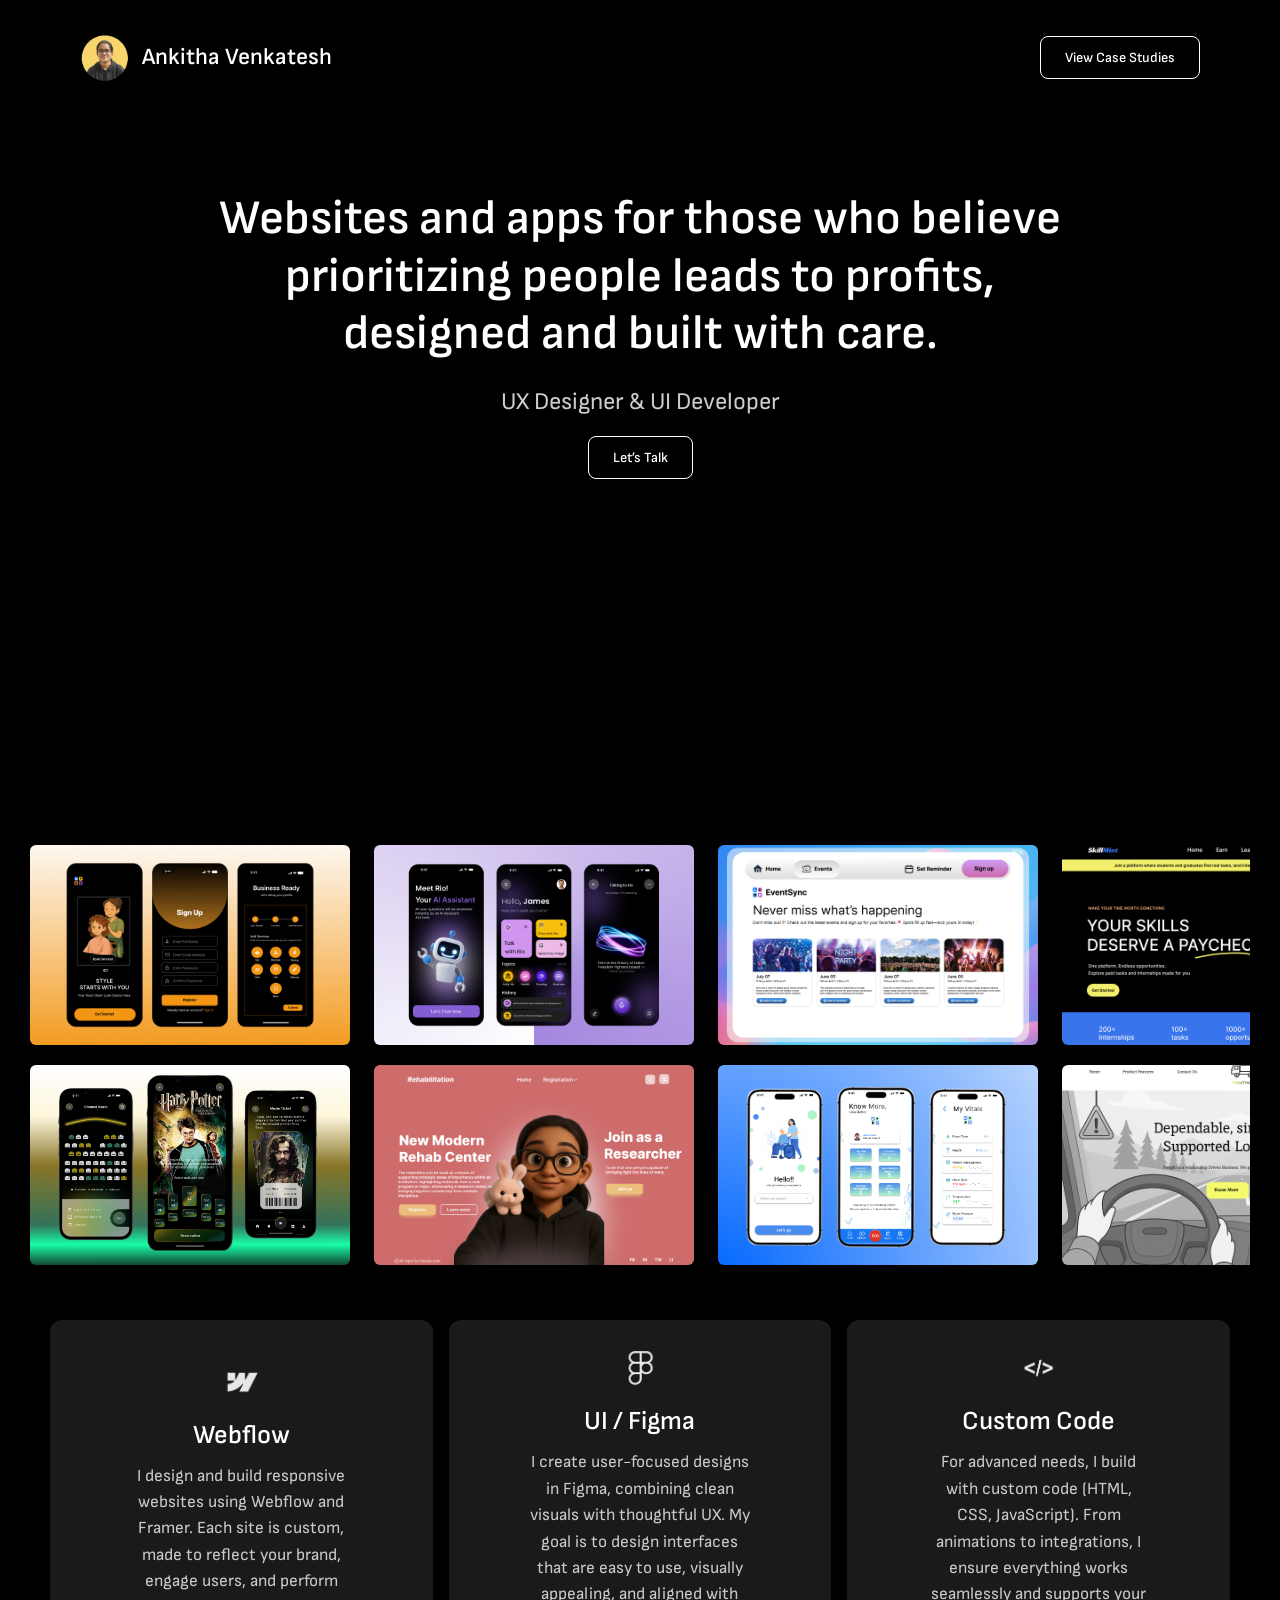
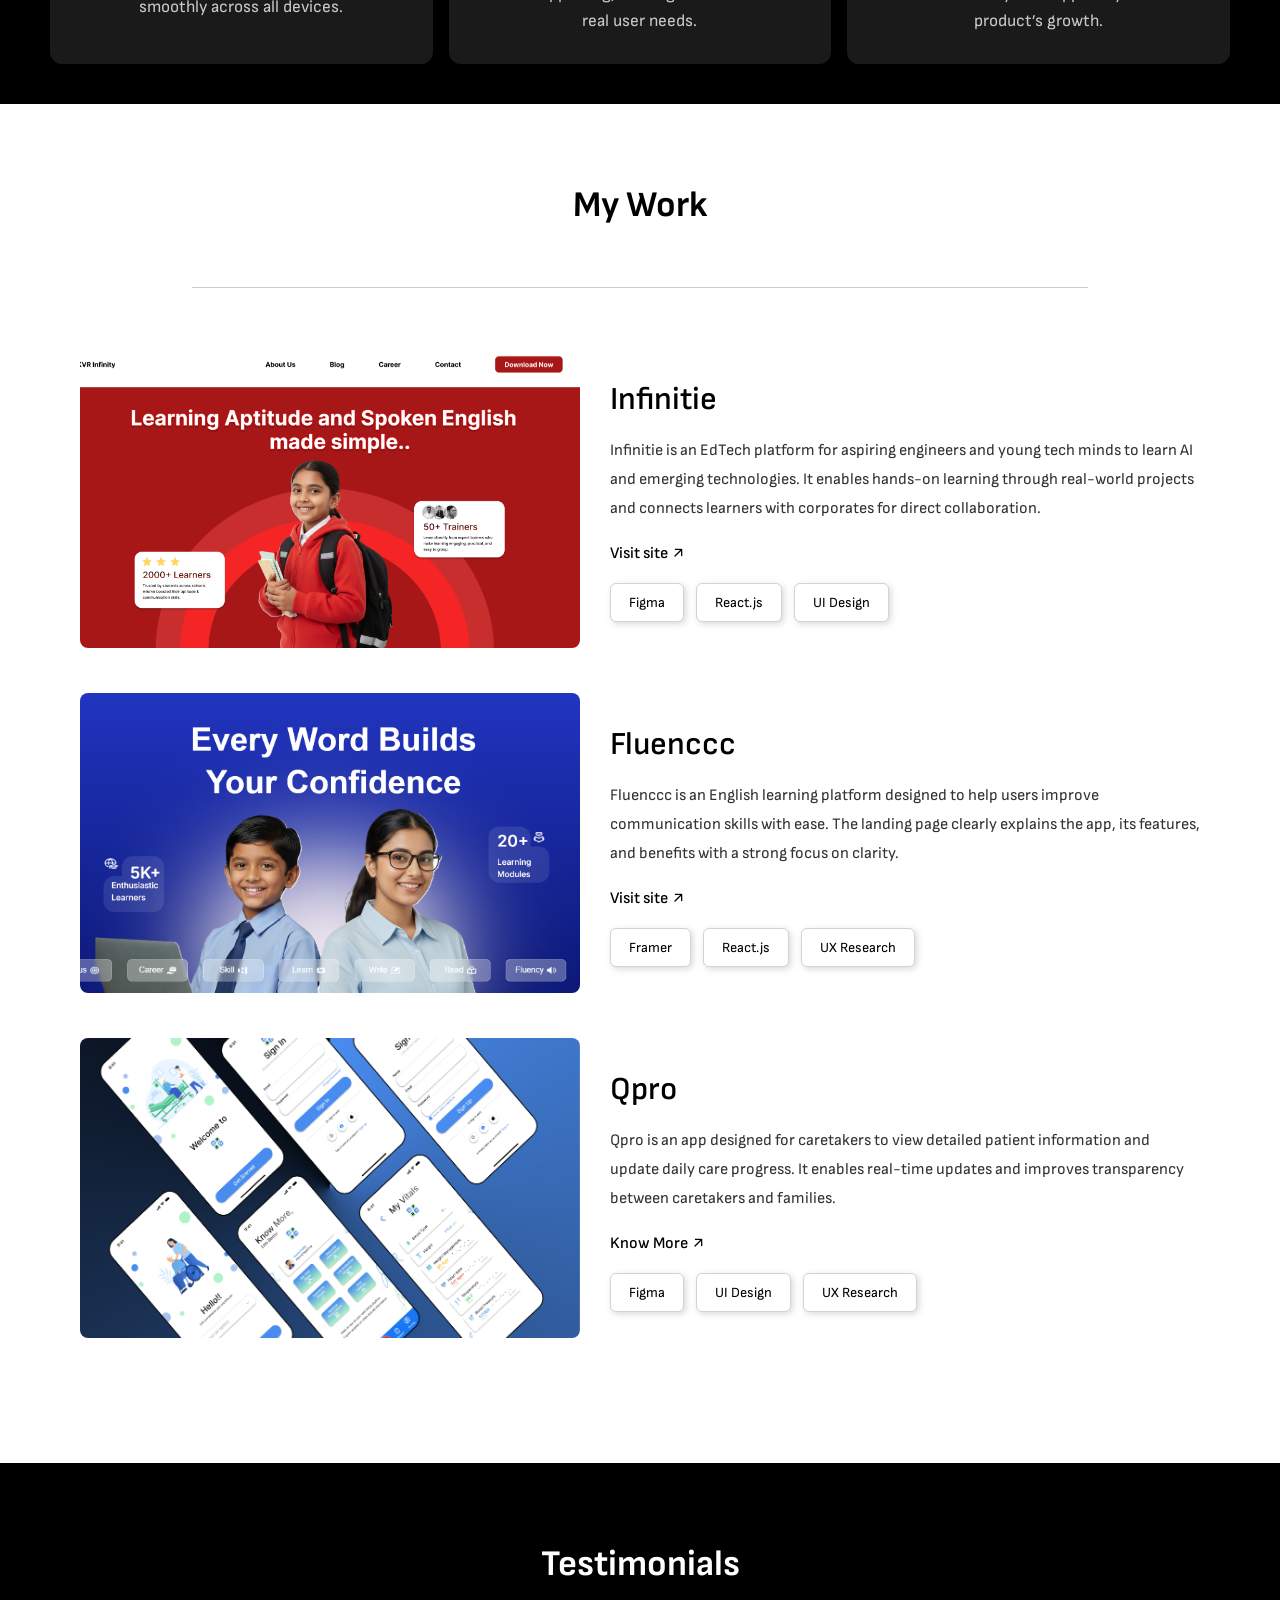
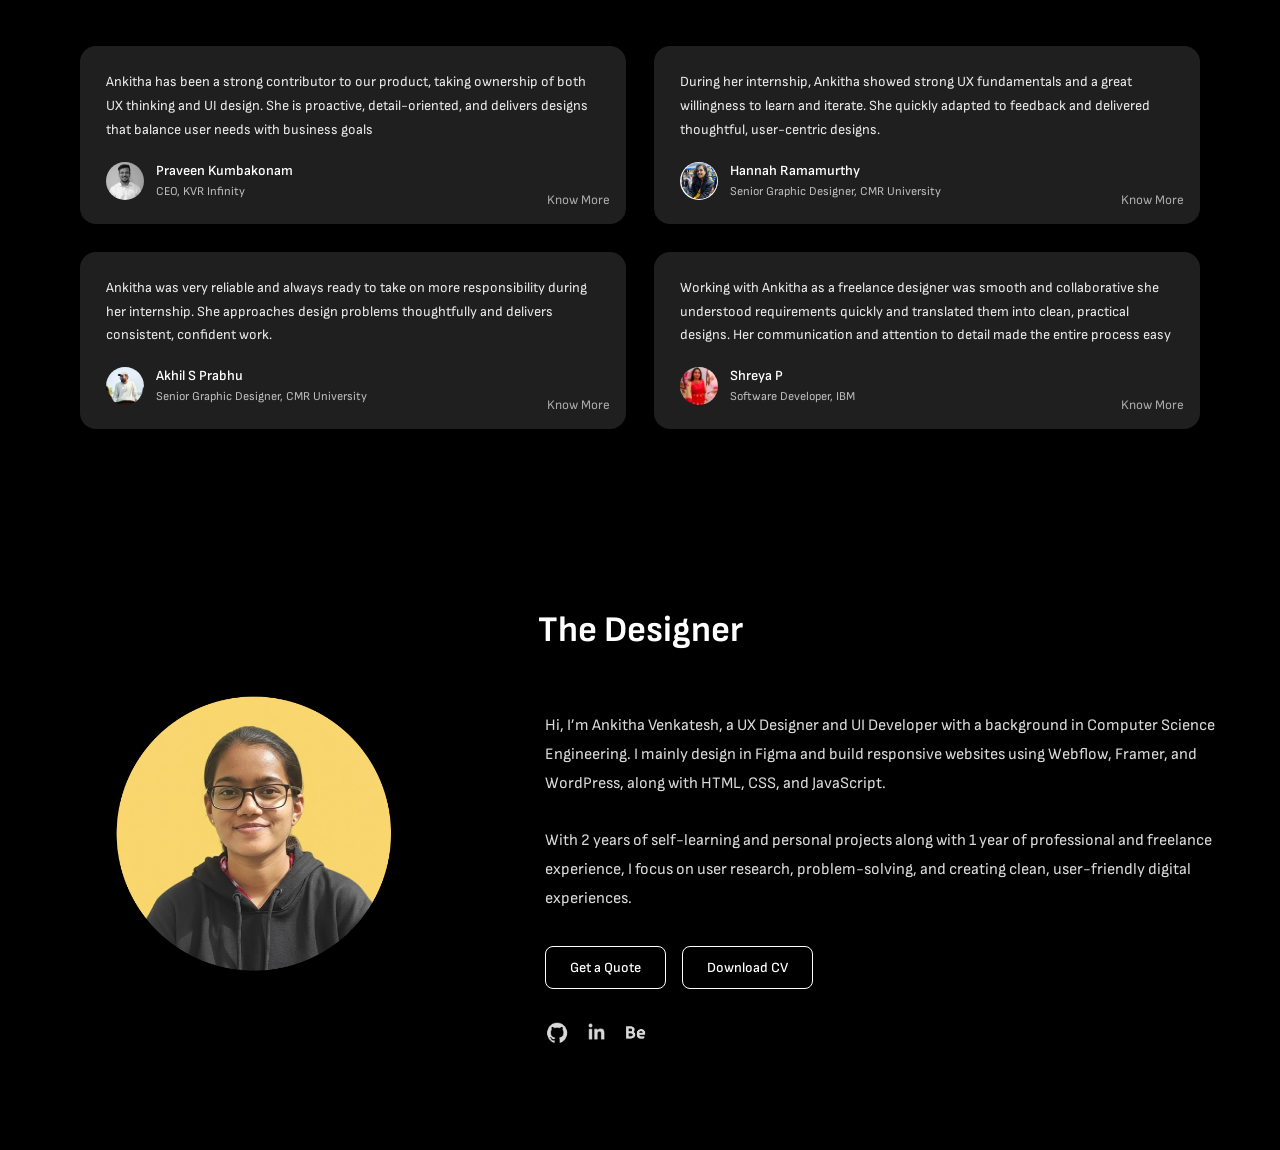
<file: index.html>
<!DOCTYPE html>
<html lang="en">
<head>
  <meta charset="UTF-8" />
  <meta name="viewport" content="width=device-width, initial-scale=1.0" />
  <title>Ankitha Venkatesh | Portfolio</title>
  <!-- Sofia Sans Font -->
    <link rel="preconnect" href="https://fonts.googleapis.com">
    <link rel="preconnect" href="https://fonts.gstatic.com" crossorigin>
    <link href="https://fonts.googleapis.com/css2?family=Sofia+Sans:wght@300;400;500;600;700&display=swap" rel="stylesheet">
  <link rel="stylesheet" href="style.css" />
</head>
<body>

<!-- ========== HERO SECTION ========== -->
<header class="hero">

  <!-- NAVBAR -->
  <nav class="navbar">
    <div class="brand">
      <img src="assets/images/profile.png" alt="Ankitha">
      <span>Ankitha Venkatesh</span>
    </div>
    <a href="case-studies/studies.html" class="outline-btn">
    View Case Studies
    </a>
  </nav>

  <!-- HERO CONTENT -->
  <div class="hero-content">
    <h1>
      Websites and apps for those who believe prioritizing people
      leads to profits, designed and built with care.
    </h1>

    <p class="hero-subtitle">UX Designer & UI Developer</p>

    <div class="hero-cta">
      <a href="./contact/contact.html" class="outline-btn">
        Let’s Talk
      </a>
    </div>


  </div>

</header>

<!-- ========== WORK PREVIEW SECTION ========== -->
<section class="work-preview">

  <!-- ROW 1 -->
  <div class="work-row right">
    <div class="work-track">
      <img src="assets/images/pro1.png" alt="Project">
      <img src="assets/images/pro2.png" alt="Project">
      <img src="assets/images/pro3.png" alt="Project">
      <img src="assets/images/pro4.png" alt="Project">
      <img src="assets/images/pro13.png" alt="Project">
      <img src="assets/images/pro11.png" alt="Project">
      <img src="assets/images/pro6.png" alt="Project">

      <!-- duplicate -->
      <img src="assets/images/pro1.png" alt="Project">
      <img src="assets/images/pro2.png" alt="Project">
      <img src="assets/images/pro3.png" alt="Project">
      <img src="assets/images/pro4.png" alt="Project">
      <img src="assets/images/pro13.png" alt="Project">
      <img src="assets/images/pro11.png" alt="Project">
      <img src="assets/images/pro6.png" alt="Project">
    </div>
  </div>

  <!-- ROW 2 -->
  <div class="work-row left">
    <div class="work-track">
      <img src="assets/images/pro5.png" alt="Project">
      <img src="assets/images/pro7.png" alt="Project">
      <img src="assets/images/pro8.png" alt="Project">
      <img src="assets/images/pro9.png" alt="Project">
      <img src="assets/images/pro10.png" alt="Project">
      <img src="assets/images/pro12.png" alt="Project">
      <img src="assets/images/pro15.png" alt="Project">
      <img src="assets/images/pro14.png" alt="Project">

      <!-- duplicate -->
      <img src="assets/images/pro5.png" alt="Project">
      <img src="assets/images/pro7.png" alt="Project">
      <img src="assets/images/pro8.png" alt="Project">
      <img src="assets/images/pro9.png" alt="Project">
      <img src="assets/images/pro16.png" alt="Project">
      <img src="assets/images/pro10.png" alt="Project">
      <img src="assets/images/pro12.png" alt="Project">
      <img src="assets/images/pro14.png" alt="Project">
    </div>
  </div>

</section>


<!-- ========== SERVICES SECTION ========== -->
<section class="services">

  <div class="service-card">
    <img src="assets/images/logo1.png" alt="Webflow logo" class="service-icon">
    <h3>Webflow</h3>
    <p>
      I design and build responsive
      websites using Webflow and Framer.
      Each site is custom, made to
      reflect your brand, engage users,
      and perform smoothly across all devices.
    </p>
  </div>

  <div class="service-card">
    <img src="assets/images/logo2.png" alt="Figma logo" class="service-icon">
    <h3>UI / Figma</h3>
    <p>
      I create user-focused designs
      in Figma, combining clean visuals
      with thoughtful UX. My goal is to
      design interfaces that are easy to
      use, visually appealing, and
      aligned with real user needs.
    </p>
  </div>

  <div class="service-card">
    <img src="assets/images/logo3.png" alt="Custom code icon" class="service-icon">
    <h3>Custom Code</h3>
    <p>
      For advanced needs, I build with
      custom code (HTML, CSS,
      JavaScript). From animations to
      integrations, I ensure everything
      works seamlessly and supports
      your product’s growth.
    </p>
  </div>

</section>



<!-- ========== MY WORK SECTION ========== -->
<section class="my-work">

  <h2 class="section-title">My Work</h2>
  <hr class="section-divider">

  <!-- PROJECT 1 -->
  <div class="work-item">
    <div class="work-image">
      <img src="assets/images/infinitie.png" alt="Infinite Project">
    </div>

    <div class="work-content">
      <h3>Infinitie</h3>
      <p>
        Infinitie is an EdTech platform for aspiring engineers and young tech
        minds to learn AI and emerging technologies. It enables hands-on
        learning through real-world projects and connects learners with
        corporates for direct collaboration.
      </p>

      <a href="https://infinitie.netlify.app/" class="visit-link" target="_blank">Visit site ↗</a>

      <div class="tech-tags">
        <span>Figma</span>
        <span>React.js</span>
        <span>UI Design</span>
      </div>
    </div>
  </div>

  <!-- PROJECT 2 -->
  <div class="work-item">
    <div class="work-image">
      <img src="assets/images/fluencc.png" alt="Fluenccc Project">
    </div>

    <div class="work-content">
      <h3>Fluenccc</h3>
      <p>
        Fluenccc is an English learning platform designed to help users improve
        communication skills with ease. The landing page clearly explains the
        app, its features, and benefits with a strong focus on clarity.
      </p>

      <a href="https://fluenccc.netlify.app/" class="visit-link" target="_blank">Visit site ↗</a>

      <div class="tech-tags">
        <span>Framer</span>
        <span>React.js</span>
        <span>UX Research</span>
      </div>
    </div>
  </div>

  <!-- PROJECT 3 -->
  <div class="work-item">
    <div class="work-image">
      <img src="assets/images/qpro.png" alt="Qpro Project">
    </div>

    <div class="work-content">
      <h3>Qpro</h3>
      <p>
        Qpro is an app designed for caretakers to view detailed patient
        information and update daily care progress. It enables real-time
        updates and improves transparency between caretakers and families.
      </p>

      <a href="https://www.figma.com/design/x4PfzfDCW4yOPEAvsxvjjJ/My-projects?node-id=0-1&t=YhsFgs6u3hBTf6G1-1" class="visit-link" target="_blank">Know More ↗</a>

      <div class="tech-tags">
        <span>Figma</span>
        <span>UI Design</span>
        <span>UX Research</span>
      </div>
    </div>
  </div>

</section>



<!-- ========== TESTIMONIALS SECTION ========== -->
<section class="testimonials">

  <h2 class="section-title dark">Testimonials</h2>

  <div class="testimonial-grid">

    <div class="testimonial-card">
      <p>
        Ankitha has been a strong contributor to our product, taking ownership of both UX thinking and UI design. She is proactive, detail-oriented, and delivers designs that balance user needs with business goals
      </p>

      <div class="testimonial-user">
        <img src="assets/images/testi1.png" alt="Praveen">
        <div>
          <h4>Praveen Kumbakonam</h4>
          <span>CEO, KVR Infinity</span>
        </div>
      </div>

      <a href="https://www.linkedin.com/in/praveenkumbhakonam/"
         target="_blank"
         class="testimonial-link">
        Know More
      </a>
    </div>

    <div class="testimonial-card">
      <p>
        During her internship, Ankitha showed strong UX fundamentals and a great willingness to learn and iterate. She quickly adapted to feedback and delivered thoughtful, user-centric designs.
      </p>

      <div class="testimonial-user">
        <img src="assets/images/test2.png" alt="Hannah">
        <div>
          <h4>Hannah Ramamurthy</h4>
          <span>Senior Graphic Designer, CMR University</span>
        </div>
      </div>

      <a href="https://www.linkedin.com/in/hannah-ramamurthy-1b1a371b1/"
         target="_blank"
         class="testimonial-link">
        Know More
      </a>
    </div>

    <div class="testimonial-card">
      <p>
        Ankitha was very reliable and always ready to take on more responsibility during her internship. She approaches design problems thoughtfully and delivers consistent, confident work.
      </p>

      <div class="testimonial-user">
        <img src="assets/images/testi3.png" alt="Akhil">
        <div>
          <h4>Akhil S Prabhu</h4>
          <span>Senior Graphic Designer, CMR University</span>
        </div>
      </div>

      <a href="https://www.linkedin.com/in/akhilsprabhu/"
         target="_blank"
         class="testimonial-link">
        Know More
      </a>
    </div>

    <div class="testimonial-card">
      <p>
        Working with Ankitha as a freelance designer was smooth and collaborative she understood requirements quickly and translated them into clean, practical designs. Her communication and attention to detail made the entire process easy
      </p>

      <div class="testimonial-user">
        <img src="assets/images/testi4.png" alt="Shreya">
        <div>
          <h4>Shreya P</h4>
          <span>Software Developer, IBM</span>
        </div>
      </div>

      <a href="https://www.linkedin.com/in/s-h-r-e-y-a-p/"
         target="_blank"
         class="testimonial-link">
        Know More
      </a>
    </div>

  </div>
</section>



<!-- ========== ABOUT / THE DESIGNER SECTION ========== -->
<section class="about-designer">

  <h2 class="section-title">The Designer</h2>

  <div class="about-content">

    <div class="about-image">
      <img src="assets/images/profile.png" alt="Ankitha Venkatesh">
    </div>

    <div class="about-text">
      <p>
        Hi, I’m Ankitha Venkatesh, a UX Designer and UI Developer with a
        background in Computer Science Engineering. I mainly design in
        Figma and build responsive websites using Webflow, Framer, and
        WordPress, along with HTML, CSS, and JavaScript.
        <br><br>
        With 2 years of self-learning and personal projects along with 1 year
        of professional and freelance experience, I focus on user
        research, problem-solving, and creating clean, user-friendly
        digital experiences.
      </p>

      <div class="about-buttons">
       <a href="./contact/contact.html" class="outline-btn">
        Get a Quote
       </a>

      <a
        href="assets/files/Ankitha_Venkatesh_Resume.pdf"
        download="Ankitha Venkatesh Resume.pdf"
        class="outline-btn"
      >
        Download CV
      </a>
      </div>


      <div class="social-icons">
        <a href="https://github.com/ankithavenkatesh04" target="_blank">
          <img src="assets/images/icon1.png" alt="GitHub">
        </a>
        <a href="https://www.linkedin.com/in/ankitha-venkatesh-96b547289/" target="_blank">
          <img src="assets/images/icon2.png" alt="LinkedIn">
        </a>
        <a href="https://www.behance.net/ankithavenkatesh" target="_blank">
          <img src="assets/images/icon3.png" alt="Behance">
        </a>
      </div>


  </div>
  </div>
</section>

<script src="script.js"></script>
</body>
</html>
</file>
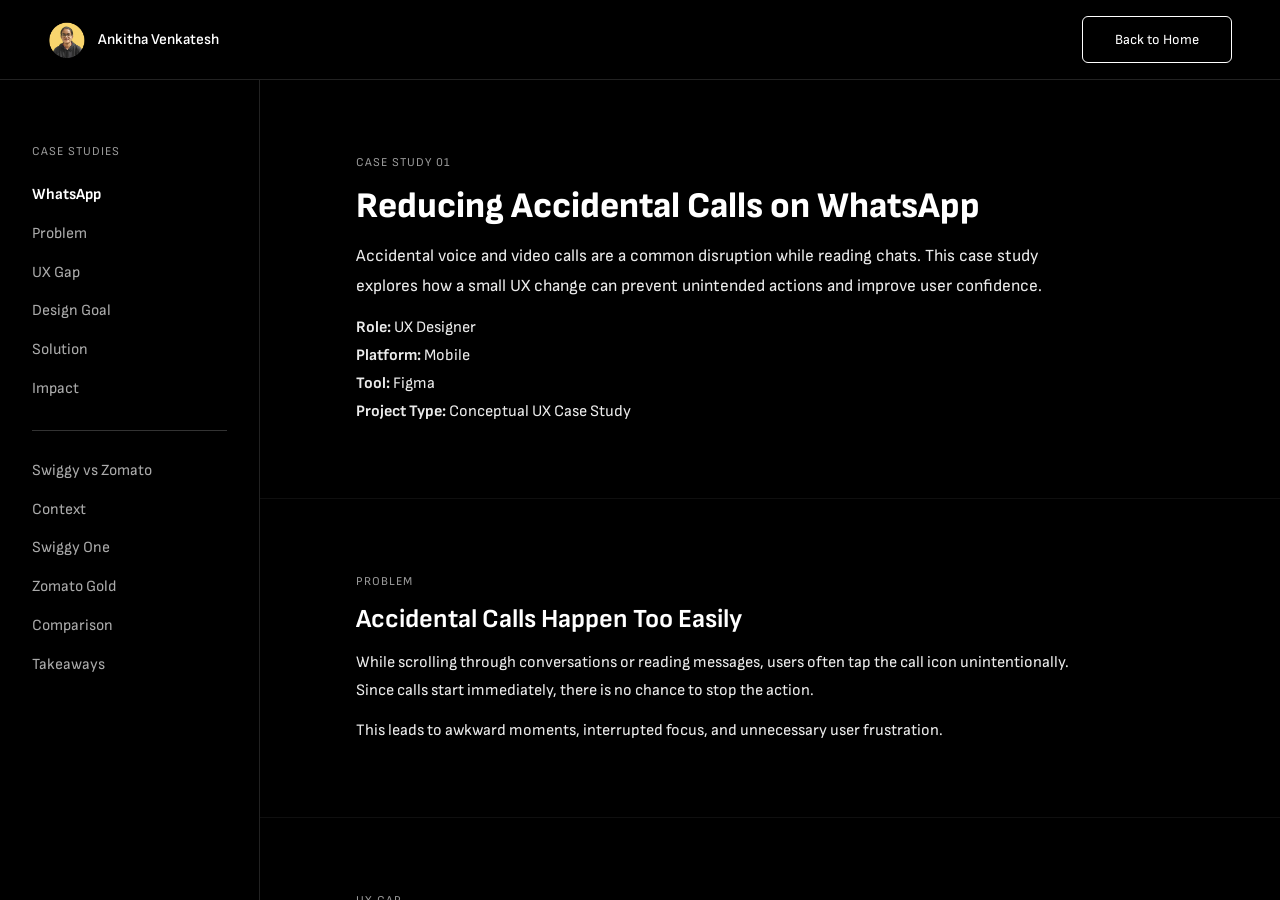
<file: case-studies/studies.html>
<!DOCTYPE html>
<html lang="en">
<head>
  <meta charset="UTF-8" />
  <meta name="viewport" content="width=device-width, initial-scale=1.0" />
  <title>Case Studies | Ankitha Venkatesh</title>

  <!-- Font -->
  <link rel="preconnect" href="https://fonts.googleapis.com">
  <link href="https://fonts.googleapis.com/css2?family=Sofia+Sans:wght@300;400;600;700;800&display=swap" rel="stylesheet">

  <link rel="stylesheet" href="studies.css" />
</head>

<body>

<!-- ================= HEADER ================= -->
<header class="cs-header">
  <div class="brand">
    <img src="image/profi.png" alt="Ankitha">
    <span>Ankitha Venkatesh</span>
  </div>

  <a href="../index.html" class="btn-outline">Back to Home</a>
</header>

<div class="cs-wrapper">

  <!-- ================= SIDEBAR ================= -->
  <aside class="cs-sidebar">
    <p class="sidebar-title">CASE STUDIES</p>

    <ul>
      <!-- Case Study 01 -->
      <li><a href="#wa-overview" class="active">WhatsApp</a></li>
      <li><a href="#wa-problem">Problem</a></li>
      <li><a href="#wa-uxgap">UX Gap</a></li>
      <li><a href="#wa-goal">Design Goal</a></li>
      <li><a href="#wa-solution">Solution</a></li>
      <li><a href="#wa-impact">Impact</a></li>

      <div class="divider"></div>

    <!-- Case Study 02 -->
        <li><a href="#sz-overview">Swiggy vs Zomato</a></li>
        <li><a href="#sz-context">Context</a></li>
        <li><a href="#sz-swiggy">Swiggy One</a></li>
        <li><a href="#sz-zomato">Zomato Gold</a></li>
        <li><a href="#sz-comparison">Comparison</a></li>
        <li><a href="#sz-takeaways">Takeaways</a></li>
    </ul>
  </aside>

  <!-- ================= CONTENT ================= -->
  <main class="cs-content">

    <!-- ================================================= -->
    <!-- CASE STUDY 01 : WHATSAPP -->
    <!-- ================================================= -->
    <section class="case-study dark">

      <!-- Phase 01 -->
      <section id="wa-overview" class="cs-section">
        <small class="case-label">CASE STUDY 01</small>
        <h1>Reducing Accidental Calls on WhatsApp</h1>
        <p class="case-subtitle">
          Accidental voice and video calls are a common disruption while reading chats.
          This case study explores how a small UX change can prevent unintended actions
          and improve user confidence.
        </p>

        <p>
          <strong>Role:</strong> UX Designer<br>
          <strong>Platform:</strong> Mobile<br>
          <strong>Tool:</strong> Figma<br>
          <strong>Project Type:</strong> Conceptual UX Case Study
        </p>
      </section>

      <!-- Phase 02 -->
      <section id="wa-problem" class="cs-section">
        <small>PROBLEM</small>
        <h2>Accidental Calls Happen Too Easily</h2>
        <p>
          While scrolling through conversations or reading messages,
          users often tap the call icon unintentionally.
          Since calls start immediately, there is no chance to stop the action.
        </p>
        <p>
          This leads to awkward moments, interrupted focus,
          and unnecessary user frustration.
        </p>
      </section>

      <!-- Phase 03 -->
      <section id="wa-uxgap" class="cs-section">
        <small>UX GAP</small>
        <h2>No Room for Error</h2>
        <p>
          The current call interaction offers no safety net.
          A low-intent action results in a high-impact outcome.
        </p>
        <ul>
          <li>No confirmation step</li>
          <li>No error recovery</li>
          <li>Instant call initiation</li>
        </ul>
        <p>
          This breaks a core UX principle: <strong>error prevention</strong>.
        </p>
      </section>

      <!-- Phase 04 -->
      <section id="wa-goal" class="cs-section">
        <small>DESIGN GOAL</small>
        <h2>Prevent Mistakes Without Slowing Users Down</h2>
        <p>
          The goal was to design a solution that reduces accidental calls
          while keeping intentional calls fast and familiar.
        </p>
        <ul>
          <li>Reduce unintended calls</li>
          <li>Preserve speed for intentional actions</li>
          <li>Feel native to WhatsApp</li>
          <li>Give users control and confidence</li>
        </ul>
      </section>

      <!-- Phase 05 -->
      <section id="wa-solution" class="cs-section">
        <small>SOLUTION</small>
        <h2>Confirm Before Calling</h2>
        <p>
          A lightweight confirmation dialog appears when the call icon is tapped,
          asking users to choose between:
        </p>
        <ul>
          <li>Voice Call</li>
          <li>Video Call</li>
          <li>Cancel</li>
        </ul>
        <p>
          This verifies intent before the call is placed,
          preventing accidental triggers without adding friction.
        </p>

        <div class="image-grid">
          <img src="image/whatsapp.jpeg" alt="WhatsApp current UI">
          <img src="image/whatsapp1.png" alt="WhatsApp confirmation concept">
        </div>
      </section>

      <!-- Phase 06 -->
      <section id="wa-impact" class="cs-section">
        <small>IMPACT</small>
        <h2>More Control, Less Friction</h2>
        <p>
          By adding a simple confirmation step:
        </p>
        <ul>
          <li>Accidental calls are reduced</li>
          <li>Users feel safer navigating chats</li>
          <li>Social discomfort is minimized</li>
          <li>Overall trust in the interface increases</li>
        </ul>
        <p>
          This demonstrates how small interaction changes
          can create meaningful improvements in everyday experiences.
        </p>
      </section>

    </section>

<!-- ================================================= -->
<!-- CASE STUDY 02 : SWIGGY vs ZOMATO (LIGHT) -->
<!-- ================================================= -->
<section class="case-study light">

  <!-- Phase 01 — Overview -->
  <section id="sz-overview" class="cs-section">
    <small class="case-label">CASE STUDY 02</small>
    <h1>Subscription Discovery: Pressure vs Choice</h1>
    <p class="case-subtitle">
      During the initial launch phase of Swiggy One and Zomato Gold,
      both platforms introduced subscription benefits that were nearly identical.
      However, the way these offers were presented resulted in two very different
      user experiences. This case study compares how early-stage subscription discovery
      impacted user control, trust, and perception.
    </p>

    <p>
      <strong>Platform:</strong> Mobile Apps <br>
      <strong>Role:</strong> UX Designer <br>
      <strong>Type:</strong> Comparative UX Case Study <br>
      <strong>Method:</strong> Personal experience & interface observation
    </p>
  </section>

  <!-- Phase 02 — Context -->
  <section id="sz-context" class="cs-section">
    <small>CONTEXT</small>
    <h2>Subscription Offers During a Core Task</h2>
    <p>
      During the early rollout of these subscription programs, a subscription offer
      appeared immediately after sign-in while attempting to place a food order.
      Since ordering food is the primary user goal, the timing and presentation of
      the offer played a critical role in shaping the first impression.
    </p>

    <div class="image-grid">
      <img src="image/swiggy.jpeg" alt="Swiggy One subscription prompt">
      <img src="image/zomatoo.jpeg" alt="Zomato Gold subscription placement">
    </div>
  </section>

  <!-- Phase 03 — Swiggy One -->
  <section id="sz-swiggy" class="cs-section">
    <small>PLATFORM EXPERIENCE</small>
    <h2>An Interrupted Flow — Swiggy One</h2>
    <p>
      Swiggy’s intention behind introducing One was strong, supported by
      clear value messaging and confident UI-driven marketing during the launch phase.
      However, the execution surfaced a full-screen subscription offer before
      users could reach the home screen.
    </p>

    <p>
      The interface did not provide a clearly visible dismiss option, making it
      difficult to continue without engaging in the free trial flow.
    </p>

    <p>As a result:</p>
    <ul>
      <li>The user was prompted to tap “Proceed” to move forward</li>
      <li>The offer could only be declined later during the payment stage</li>
      <li>Multiple back actions were required to return to the main app</li>
    </ul>

    <p>
      While the idea and marketing intent were effective, the interaction design
      introduced friction at a critical moment, creating a sense of pressure
      rather than choice.
    </p>

    <div class="image-grid">
      <img src="image/one.jpeg" alt="Swiggy One forced subscription flow">
    </div>
  </section>

  <!-- Phase 04 — Zomato Gold -->
  <section id="sz-zomato" class="cs-section">
    <small>PLATFORM EXPERIENCE</small>
    <h2>An Optional Invitation — Zomato Gold</h2>
    <p>
      During its initial rollout, Zomato introduced Gold as a visible but
      non-blocking element positioned below the header.
      Users could continue browsing and ordering without interacting
      with the subscription offer.
    </p>

    <p>This approach:</p>
    <ul>
      <li>Kept the core task uninterrupted</li>
      <li>Clearly communicated optionality</li>
      <li>Allowed users to engage with the offer at their own pace</li>
    </ul>

    <div class="image-grid">
      <img src="image/gold.jpeg" alt="Zomato Gold inline subscription banner">
    </div>
  </section>

  <!-- Phase 05 — UX Comparison -->
  <section id="sz-comparison" class="cs-section">
    <small>UX COMPARISON</small>
    <h2>Pressure vs Permission</h2>

    <div class="comparison-grid">
      <div>
        <h3>Swiggy One</h3>
        <ul>
          <li>Full-screen interruption</li>
          <li>Limited early-stage dismissal</li>
          <li>Guided progression into trial</li>
          <li>Primary task temporarily blocked</li>
        </ul>
      </div>

      <div>
        <h3>Zomato Gold</h3>
        <ul>
          <li>Inline placement</li>
          <li>Clearly optional interaction</li>
          <li>User-led decision making</li>
          <li>Primary task uninterrupted</li>
        </ul>
      </div>
    </div>

    <p>
      These contrasting approaches influenced how users perceived transparency,
      control, and trust during the early adoption phase of both subscriptions.
    </p>
  </section>

  <!-- Phase 06 — Takeaways -->
  <section id="sz-takeaways" class="cs-section">
    <small>UX TAKEAWAYS</small>
    <h2>Choice Builds Trust</h2>
    <p>
      Subscription onboarding during a launch phase is not only about conversion,
      but about how supported users feel while being introduced to new value.
      Strong ideas and marketing, when paired with respectful interaction design,
      can drive both adoption and long-term trust.
    </p>

    <p>
      This comparison highlights how subtle UX decisions during early rollouts
      can significantly shape user perception, even when the underlying offer
      remains the same.
    </p>
  </section>

</section>

  </main>
</div>

<script src="studies.js"></script>
</body>
</html>
</file>
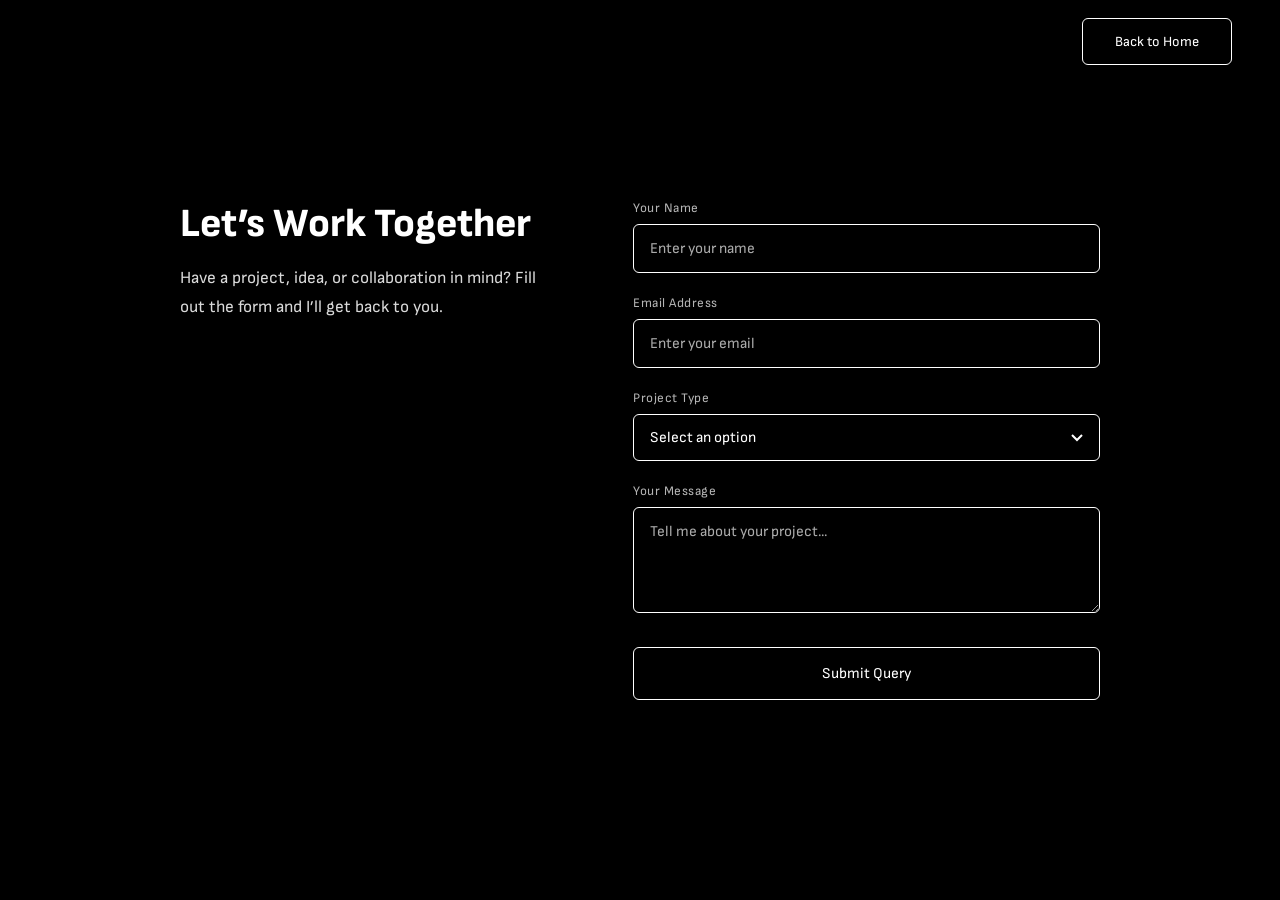
<file: contact/contact.html>
<!DOCTYPE html>
<html lang="en">
<head>
  <meta charset="UTF-8" />
  <meta name="viewport" content="width=device-width, initial-scale=1.0" />
  <title>Contact | Ankitha Venkatesh</title>

  <!-- Font -->
  <link rel="preconnect" href="https://fonts.googleapis.com">
  <link href="https://fonts.googleapis.com/css2?family=Sofia+Sans:wght@300;400;600;700&display=swap" rel="stylesheet">

  <link rel="stylesheet" href="contact.css" />
</head>

<body>
    <!-- ================= HEADER ================= -->
    <header class="contact-header">
    <a href="../index.html" class="btn-outline">Back to Home</a>
    </header>

  <!-- ================= CONTACT WRAPPER ================= -->
  <section class="contact-wrapper">

    <div class="contact-container">

      <!-- LEFT CONTENT -->
      <div class="contact-intro">
        <h1>Let’s Work Together</h1>
        <p>
          Have a project, idea, or collaboration in mind?
          Fill out the form and I’ll get back to you.
        </p>
      </div>

      <!-- FORM -->
      <form
        class="contact-form"
        name="contact"
        method="POST"
        data-netlify="true"
        netlify-honeypot="bot-field"
      >

        <!-- Netlify required -->
        <input type="hidden" name="form-name" value="contact" />

        <!-- Spam protection -->
        <p style="display:none">
          <label>
            Don’t fill this out:
            <input name="bot-field" />
          </label>
        </p>

        <div class="form-group">
          <label>Your Name</label>
          <input
            type="text"
            name="name"
            placeholder="Enter your name"
            required
          />
        </div>

        <div class="form-group">
          <label>Email Address</label>
          <input
            type="email"
            name="email"
            placeholder="Enter your email"
            required
          />
        </div>

        <div class="form-group">
          <label>Project Type</label>
          <select name="projectType" required>
            <option value="">Select an option</option>
            <option>UX / UI Design</option>
            <option>Website Design</option>
            <option>Case Study Review</option>
            <option>Collaboration</option>
            <option>Other</option>
          </select>
        </div>

        <div class="form-group">
          <label>Your Message</label>
          <textarea
            name="message"
            rows="4"
            placeholder="Tell me about your project..."
            required
          ></textarea>
        </div>

        <button type="submit" class="btn-submit">
          Submit Query
        </button>

      </form>

    </div>
  </section>

  <!-- Netlify form detection -->
  <form name="contact" netlify hidden>
    <input type="text" name="name" />
    <input type="email" name="email" />
    <input type="text" name="projectType" />
    <textarea name="message"></textarea>
  </form>


</body>
</html>
</file>
<file: style.css>
/* RESET */
* {
  margin: 0;
  padding: 0;
  box-sizing: border-box;
  font-family: 'Sofia Sans', system-ui, -apple-system, BlinkMacSystemFont, sans-serif;
}

body {
  background: #000;
  color: #fff;
}

/* ========== HERO ========== */
.hero {
  min-height: 100vh;
  padding: 32px 80px;
  display: flex;
  flex-direction: column;
}

/* NAVBAR */
.navbar {
  display: flex;
  justify-content: space-between;
  align-items: center;
}

.brand {
  display: flex;
  align-items: center;
  gap: 12px;
}

.brand img {
  width: 50px;
  height: 50px;
  border-radius: 50%;
}

/* NAME SIZE INCREASE */
.brand span {
  font-size: 1.45rem;   /* increased size */
  font-weight: 600;
}

/* BUTTON */
.outline-btn {
  background: transparent;
  color: #fff;
  border: 1.4px solid #fff;
  padding: 14px 34px;        /* bigger button */
  font-size: 1rem;
  font-weight: 500;
  border-radius: 12px;      /* rounded rectangle */
  cursor: pointer;
  transition: all 0.25s ease;
}

.outline-btn:hover {
  background-color: #F6DD3A;
  color: #000;
  border-color: #F6DD3A;
}

.center-btn {
  margin-top: 40px;         /* more breathing space */
}

/* HERO CONTENT */
.hero-content {
  flex: 1;
  max-width: 900px;
  margin: auto;
  text-align: center;
}

.hero-content h1 {
  font-size: 48px;
  line-height: 1.2;         /* reduced line-height */
  font-weight: 600;
  margin-top: 108px;         /* pushes heading downward */
}

.hero-subtitle {
  margin-top: 24px;
  font-size: 24px;
  opacity: 0.8;
}

/* "Let's Talk" wrapper (was an inline style; same values on desktop) */
.hero-cta {
  margin-top: 32px;
  text-align: center;
}

/* ========== WORK PREVIEW ========== */
.work-preview {
  padding: 15px 30px;
  overflow: hidden;      
  margin-top: -70px;     
  display: flex;
  flex-direction: column;
  gap: 20px; /* ensures equal space between rows */
}

.work-row {
  display: flex;
  gap: 16px;
  flex-wrap: nowrap;     
  flex-shrink: 0;
}

/* Images */
.work-row img {
  width: 320px;
  height: 200px;
  object-fit: cover;
  border-radius: 6px;
  background: #111;
  flex-shrink: 0;
  transition: transform 0.3s ease;
}

/* Optional hover zoom */
.work-row img:hover {
  transform: scale(1.05);
}

.work-preview {
  overflow: hidden;
}

.work-row {
  width: 100%;
  overflow: hidden;
}

.work-track {
  display: flex;
  width: max-content;
  gap: 24px;
  will-change: transform;
}

/* Animations */
@keyframes marquee-left {
  from {
    transform: translateX(0);
  }
  to {
    transform: translateX(-50%);
  }
}

@keyframes marquee-right {
  from {
    transform: translateX(-50%);
  }
  to {
    transform: translateX(0);
  }
}

.work-row.left .work-track {
  animation: marquee-left 40s linear infinite;
}

.work-row.right .work-track {
  animation: marquee-right 40s linear infinite;
}


/* SERVICES */
.services {
  padding: 40px 50px;  
  display: grid;
  grid-template-columns: repeat(3, 1fr);
  gap: 16px;           
}

.service-card {
  background: #1a1a1a;
  padding: 4px;                /* reduced padding */
  border-radius: 12px;  
  display: flex;
  flex-direction: column;
  justify-content: center;     /* vertically centers content */
  align-items: center;
  aspect-ratio: 1 / 0.9;       /* slightly shorter card */
  text-align: center;
  transition: transform 0.3s ease, box-shadow 0.3s ease;
  cursor: pointer;
}

/* Hover effect */
.service-card:hover {
  transform: translateY(-6px);
  box-shadow: 0 8px 20px rgba(0,0,0,0.4);
}

/* SERVICE ICON */
.service-card .service-icon {
  width: 36px;
  height: 36px;
  margin-bottom: 20px;         /* more space before heading */
  object-fit: contain;
  opacity: 0.9;
}

/* Optional subtle hover polish */
.service-card:hover .service-icon {
  transform: scale(1.1);
  transition: transform 0.3s ease;
}

/* Heading */
.service-card h3 {
  margin-bottom: 12px;
  font-size: 26px;      
  font-weight: 600;
  color: #fff;
}

/* Paragraph */
.service-card p {
  font-size: 17px;              /* slightly smaller text */
  line-height: 1.55;
  opacity: 0.9;
  color: #ddd;
  text-align: center;
  max-width: 220px;             /* tighter text width */
}




/* ========== MY WORK SECTION ========== */
.my-work {
  padding: 80px 80px;
  background: #fff;
  color: #000;
}

.section-title {
  text-align: center;
  font-size: 36px;
  font-weight: 600;
  margin-bottom: 16px;
}

.section-divider {
  max-width: 80%;
  margin: 0 auto 60px;
  border: none;
  border-top: 1px solid #ccc;
}


/* PROJECT ITEM */
.work-item {
  display: grid;
  grid-template-columns: 1.1fr 1.3fr;
  gap: 30px;
  align-items: center;
  margin-bottom: 40px;
}

.work-image img {
  width: 100%;
  max-width: 500px;     
  height: 300px;         
  border-radius: 8px;     
  object-fit: cover;       /* fills the frame neatly */
  object-position: center; /* centers the image for natural cropping */
}



/* CONTENT */
.work-content h3 {
  font-size: 32px;          /* increased headline size */
  margin-bottom: 18px;
  font-weight: 600;
}

.work-content p {
  font-size: 16px;          /* increased paragraph size */
  line-height: 1.8;
  color: #333;
  margin-bottom: 20px;
}

/* VISIT LINK */
.visit-link {
  display: inline-block;
  font-weight: 500;
  color: #000;
  margin-bottom: 20px;
  text-decoration: none;
  transition: color 0.3s ease, transform 0.2s ease;
}

.visit-link:hover {
  color: #007BFF;           /* blue on hover */
  text-decoration: underline;
  transform: scale(1.05);   /* subtle pop effect */
}

/* TECH TAGS */
.tech-tags {
  display: flex;
  gap: 12px;
  flex-wrap: wrap;
}

.tech-tags span {
  padding: 10px 18px;        
  border: 1px solid #d3d3d3; 
  border-radius: 6px;       /* reduced for rectangular look */
  font-size: 14px;           
  background: #fff;
  box-shadow: 2px 2px 6px rgba(128,128,128,0.3); 
  transition: transform 0.2s ease, box-shadow 0.2s ease;
}

.tech-tags span:hover {
  transform: translateY(-2px);  
  box-shadow: 2px 4px 8px rgba(128,128,128,0.4); 
}




/* ========== TESTIMONIALS ========== */
.testimonials {
  padding: 80px;
  background: #000;
  color: #fff;
}

.section-title.dark {
  text-align: center;
  margin-bottom: 60px;
}

.testimonial-grid {
  display: grid;
  grid-template-columns: repeat(2, 1fr);
  gap: 28px;
}

/* Card style — compact & clean */
.testimonial-card {
  background: #1f1f1f;
  padding: 24px 26px;
  border-radius: 16px;
  display: flex;
  flex-direction: column;
  justify-content: space-between;
}

/* Testimonial text */
.testimonial-card p {
  font-size: 14px;
  line-height: 1.7;
  opacity: 0.9;
  margin-bottom: 20px;
}

/* User section */
.testimonial-user {
  display: flex;
  align-items: center;
  gap: 12px;
}

.testimonial-user img {
  width: 38px;
  height: 38px;
  border-radius: 50%;
  object-fit: cover;
}

.testimonial-user h4 {
  font-size: 14px;
  font-weight: 600;
  margin-bottom: 2px;
}

.testimonial-user span {
  font-size: 12px;
  opacity: 0.7;
}

/* ========== ABOUT DESIGNER ========== */
.about-designer {
  padding: 100px 20px;
  background: #000;
  color: #fff;
}

.section-title {
  font-size: 36px;
  margin-bottom: 60px;
  font-weight: 700;
  text-align: center;
}

.about-content {
  display: flex;
  align-items: flex-start; /* aligns image and text at the top */
  justify-content: center;
  gap: 100px; /* increases space between image and text */
  flex-wrap: wrap; /* keeps it responsive */
}


.about-image {
  margin-left: 70px; /* moves the whole image a bit more to the right */
}

.about-image img {
  width: 300px;
  height: 300px;
  border-radius: 50%;
  margin-top: -35px; /* keeps image slightly up */
  object-fit: cover;
  background: #f4c84a;
}

.about-text {
  max-width: 700px;
  margin-left: 40px; /* moves the text a bit to the left */
}


.about-text p {
  font-size: 16px;
  line-height: 1.8;
  opacity: 0.85;
  margin-bottom: 32px;
}

.about-buttons {
  display: flex;
  justify-content: flex-start; /* aligns buttons to left of text */
  gap: 16px;
  margin-bottom: 32px;
}

.outline-btn {
  padding: 12px 24px;
  border: 1px solid #fff;
  background: transparent;
  color: #fff;
  cursor: pointer;
  font-size: 14px;
  border-radius: 8px;
  transition: 0.3s;
  text-decoration: none;
}

.outline-btn:hover {
  background: #f4c84a; /* yellow hover */
  color: #000;
}

.social-icons {
  display: flex;
  gap: 15px; /* slightly smaller gap for neat spacing */
  justify-content: flex-start; /* aligns with text */
  margin-top: 10px;
}

.social-icons a img {
  width: 24px;  /* small and neat */
  height: 24px;
  object-fit: contain;
  opacity: 0.85; /* slightly faded for subtle look */
  transition: 0.3s;
}

.social-icons a img:hover {
  opacity: 1;
  transform: scale(1.2); /* subtle zoom on hover */
}

.testimonial-card {
  position: relative;
}

.testimonial-link {
  position: absolute;
  bottom: 16px;
  right: 16px;
  font-size: 13px;
  color: #aaa;
  text-decoration: none;
}

.testimonial-link:hover {
  color: #fff; /* or your accent color */
  text-decoration: underline;
}


/* =====================================================================
   RESPONSIVE ADDITIONS
   Everything below only applies on screens <= 1024px wide.
   Desktop (>1024px) rendering is unchanged.
   ===================================================================== */

/* ---------- Laptop-small / Tablet landscape ---------- */
@media (max-width: 1024px) {
  .hero {
    padding: 28px 40px;
  }

  .hero-content h1 {
    font-size: 42px;
    margin-top: 80px;
  }

  .services {
    padding: 40px 32px;
  }

  .my-work {
    padding: 64px 40px;
  }

  .testimonials {
    padding: 64px 40px;
  }

  /* About: stack image above text instead of relying on wrap + offsets */
  .about-content {
    flex-direction: column;
    align-items: center;
    gap: 40px;
  }

  .about-image {
    margin-left: 0;
  }

  .about-image img {
    margin-top: 0;
  }

  .about-text {
    margin-left: 0;
    max-width: 700px;
    width: 100%;
  }
}

/* ---------- Tablet portrait ---------- */
@media (max-width: 900px) {
  html,
  body {
    overflow-x: hidden;
  }

  .hero-content h1 {
    font-size: 36px;
    margin-top: 64px;
  }

  .hero-subtitle {
    font-size: 20px;
  }

  /* Services: keep 3 across but let cards size to their content */
  .services {
    padding: 32px 24px;
    gap: 14px;
  }

  .service-card {
    aspect-ratio: auto;
    padding: 24px 14px;
  }

  .service-card h3 {
    font-size: 22px;
  }

  .service-card p {
    font-size: 15px;
    max-width: 100%;
  }

  /* My Work: stack image above text */
  .work-item {
    grid-template-columns: 1fr;
    gap: 22px;
    margin-bottom: 56px;
  }

  .work-image img {
    max-width: 100%;
    height: auto;
    aspect-ratio: 5 / 3;
  }

  .work-content h3 {
    font-size: 28px;
  }

  .section-title {
    font-size: 30px;
    margin-bottom: 16px;
  }

  .section-title.dark {
    margin-bottom: 36px;
  }

  .section-divider {
    max-width: 100%;
    margin-bottom: 40px;
  }

  /* Testimonials: single column */
  .testimonial-grid {
    grid-template-columns: 1fr;
    gap: 20px;
  }

  .about-designer {
    padding: 72px 24px;
  }
}

/* ---------- Mobile ---------- */
@media (max-width: 600px) {
  .hero {
    padding: 20px 20px;
  }

  /* Brand and button wrap onto two lines only if they cannot fit */
  .navbar {
    flex-wrap: wrap;
    gap: 14px;
  }

  .brand {
    gap: 10px;
  }

  .brand img {
    width: 40px;
    height: 40px;
  }

  .brand span {
    font-size: 1.05rem;
  }

  .navbar .outline-btn {
    padding: 10px 16px;
    font-size: 13px;
    white-space: nowrap;
  }

  .hero {
    min-height: 100vh;
    min-height: 100svh;
  }

  /* Center heading, subtitle and button as one block, both ways */
  .hero-content {
    width: 100%;
    margin: 0;
    padding: 24px 0 40px;
    display: flex;
    flex-direction: column;
    align-items: center;
    justify-content: center;
    text-align: center;
  }

  .hero-content h1 {
    font-size: 28px;
    line-height: 1.25;
    margin-top: 0;
    width: 100%;
    text-align: center;
  }

  .hero-subtitle {
    margin-top: 16px;
    font-size: 18px;
    width: 100%;
    text-align: center;
  }

  .hero-cta {
    margin-top: 28px;
    width: 100%;
    display: flex;
    justify-content: center;
  }

  .hero-content .outline-btn {
    display: inline-block;
    padding: 12px 22px;
    text-align: center;
  }

  /* Marquee strip: smaller thumbnails, same animation */
  .work-preview {
    padding: 15px 0;
    margin-top: -30px;
    gap: 14px;
  }

  .work-track {
    gap: 14px;
  }

  .work-row img {
    width: 220px;
    height: 138px;
  }

  /* Services: one card per row */
  .services {
    grid-template-columns: 1fr;
    padding: 28px 20px;
    gap: 16px;
  }

  .service-card {
    padding: 28px 20px;
  }

  .service-card p {
    font-size: 16px;
    max-width: 340px;
  }

  /* My Work */
  .my-work {
    padding: 48px 20px;
  }

  .section-title {
    font-size: 26px;
  }

  .work-item {
    margin-bottom: 48px;
  }

  .work-content h3 {
    font-size: 24px;
    margin-bottom: 12px;
  }

  .work-content p {
    font-size: 15px;
    line-height: 1.7;
  }

  .tech-tags {
    gap: 10px;
  }

  .tech-tags span {
    padding: 8px 14px;
    font-size: 13px;
  }

  /* Testimonials: leave room at the bottom for the "Know More" link */
  .testimonials {
    padding: 48px 20px;
  }

  .testimonial-card {
    padding: 20px 20px 52px;
  }

  .testimonial-user {
    min-width: 0;
  }

  /* About */
  .about-designer {
    padding: 56px 20px;
  }

  .about-content {
    gap: 28px;
  }

  .about-image img {
    width: 220px;
    height: 220px;
  }

  .about-text p {
    font-size: 15px;
    line-height: 1.7;
    margin-bottom: 24px;
  }

  .about-buttons {
    flex-wrap: wrap;
    gap: 12px;
    margin-bottom: 24px;
  }

  .about-buttons .outline-btn {
    flex: 1 1 140px;
    text-align: center;
  }
}

/* ---------- Small phones ---------- */
@media (max-width: 380px) {
  .hero-content h1 {
    font-size: 25px;
  }

  .brand span {
    font-size: 1rem;
  }

  .work-row img {
    width: 190px;
    height: 120px;
  }
}

/* =====================================================================
   TOUCH FEEDBACK
   Phones have no real "hover", and a tap navigates away almost
   instantly, so the :hover colour is never seen. :active fires the
   moment the button is pressed, so we mirror the hover style on it.
   Desktop hover behaviour is unchanged.
   ===================================================================== */
.outline-btn:active {
  background: #f4c84a;
  color: #000;
  border-color: #F6DD3A;
}

@media (hover: none) {
  .outline-btn {
    -webkit-tap-highlight-color: transparent;
    /* quicker fade so the colour appears right as the button is pressed */
    transition: background-color 0.1s ease, color 0.1s ease, border-color 0.1s ease;
  }
}
</file>
<file: case-studies/studies.css>
/* ================= RESET ================= */
* {
  margin: 0;
  padding: 0;
  box-sizing: border-box;
  font-family: "Sofia Sans", sans-serif;
}

/* ================= PAGE LOCK ================= */
body {
  background: #000;
  color: #fff;
  height: 100vh;
  overflow: hidden;
}

/* ================= HEADER ================= */
.cs-header {
  height: 80px;
  display: flex;
  align-items: center;
  justify-content: space-between;
  padding: 0 48px;
  background: #000;
  border-bottom: 1px solid #222;
  position: sticky;
  top: 0;
  z-index: 100;
}

/* ================= BRAND ================= */
.brand {
  display: flex;
  align-items: center;
  gap: 12px;
}

.brand img {
  width: 38px;
  height: 38px;
  border-radius: 50%;
  object-fit: cover;
}

.brand span {
  font-size: 15px;
  font-weight: 600;
  color: #fff;
}

/* ================= HEADER ================= */
.contact-header {
  position: absolute;
  top: 32px;
  right: 48px;
  z-index: 10;
}

/* Reuse outline button style */
.btn-outline {
  padding: 14px 32px;
  border: 1px solid #fff;
  background: transparent;
  color: #fff;
  cursor: pointer;
  font-size: 14px;
  border-radius: 6px;
  text-decoration: none;
  transition: all 0.3s ease;
}

.btn-outline:hover {
  background: #f4c84a;
  color: #000;
}


/* ================= LAYOUT ================= */
.cs-wrapper {
  display: flex;
  height: calc(100vh - 80px);
}

/* ================= SIDEBAR ================= */
.cs-sidebar {
  width: 260px;
  padding: 64px 32px;
  background: #000;
  border-right: 1px solid #222;
  flex-shrink: 0;
}

.sidebar-title {
  font-size: 12px;
  letter-spacing: 1px;
  opacity: 0.6;
  margin-bottom: 24px;
}

.cs-sidebar ul {
  list-style: none;
}

.cs-sidebar a {
  display: block;
  margin-bottom: 14px;
  color: #aaa;
  text-decoration: none;
  font-size: 15.5px;
  line-height: 1.6;
  transition: color 0.2s ease;
}

.cs-sidebar a:hover,
.cs-sidebar a.active {
  color: #fff;
  font-weight: 700;
}

.divider {
  height: 1px;
  background: #333;
  margin: 28px 0;
}

/* ================= CONTENT ================= */
.cs-content {
  flex: 1;
  overflow-y: auto;
  scroll-behavior: smooth;
}

/* ================= CASE STUDIES ================= */
.case-study.dark {
  background: #000;
  color: #fff;
}

.case-study.light {
  background: #fff;
  color: #000;
}

/* ================= SECTIONS ================= */
.cs-section {
  padding: 72px 96px;
  border-bottom: 1px solid rgba(255,255,255,0.06); /* ✨ phase separation */
}

.case-study.light .cs-section {
  border-bottom: 1px solid rgba(0,0,0,0.06);
}

.case-label {
  font-size: 13px;
  letter-spacing: 2px;
  text-transform: uppercase;
  opacity: 0.6;
}

.cs-section small {
  font-size: 12px;
  letter-spacing: 1px;
  opacity: 0.6;
}

.cs-section h1 {
  font-size: 36px;
  font-weight: 800;
  margin: 14px 0;
}

.cs-section h2 {
  font-size: 26px;
  font-weight: 700;
  margin: 14px 0;
}

.cs-section h3 {
  font-size: 20px;
  font-weight: 700;
  margin-bottom: 8px;
}

.case-subtitle {
  font-size: 17px;
  opacity: 0.9;
  max-width: 700px;
  line-height: 1.7;
}

/* ================= TEXT ================= */
.cs-section p {
  max-width: 740px;
  line-height: 1.75;
  opacity: 0.92;
  margin-top: 12px;
}

/* ================= LISTS (NEW) ================= */
.cs-section ul {
  margin-top: 16px;
  padding-left: 20px;
  max-width: 720px;
}

.cs-section li {
  margin-bottom: 10px;
  line-height: 1.7;
  opacity: 0.9;
}

/* ================= IMAGES ================= */
.image-grid {
  margin-top: 32px;
  display: grid;
  grid-template-columns: repeat(auto-fit, minmax(220px, 1fr));
  gap: 24px;
  align-items: start;
}

.image-grid img {
  width: 100%;
  max-width: 320px;        /* 🔹 prevents giant images */
  margin: 0 auto;          /* 🔹 centers images */
  border-radius: 14px;
  object-fit: contain;
}

/* Light case polish */
.case-study.light .image-grid img {
  box-shadow: 0 12px 28px rgba(0,0,0,0.08);
}

/* ================= COMPARISON ================= */
.comparison-grid {
  margin-top: 32px;
  display: grid;
  grid-template-columns: 1fr 1fr;
  gap: 48px;
}

.comparison-grid ul {
  margin-top: 12px;
  padding-left: 18px;
}

/* ================= RESPONSIVE ================= */
@media (max-width: 1024px) {
  html {
    scroll-behavior: smooth;
  }

  body {
    height: auto;
    overflow: auto;
  }

  .cs-wrapper {
    flex-direction: column;
    height: auto;
  }

  .cs-sidebar {
    width: 100%;
    border-right: none;
    border-bottom: 1px solid #222;
    padding: 24px 32px;
  }

  .cs-content {
    overflow: visible;
  }

  .cs-section {
    padding: 56px 28px;
    /* keeps anchor targets from hiding under the sticky header */
    scroll-margin-top: 80px;
  }
}

/* ---------- Tablet portrait / large phones ---------- */
@media (max-width: 768px) {
  .cs-header {
    padding: 0 20px;
    gap: 12px;
  }

  /* ---- Sidebar -> sticky "chip" navigation bar under the header ---- */
  .cs-sidebar {
    position: sticky;
    top: 80px;
    z-index: 90;
    padding: 10px 0;
    border-bottom: 1px solid #222;
  }

  .sidebar-title {
    display: none; /* the chips are self-explanatory; saves vertical space */
  }

  .cs-sidebar ul {
    position: relative;
    display: flex;
    align-items: center;
    gap: 8px;
    overflow-x: auto;
    padding: 2px 20px;
    scrollbar-width: none;
    -webkit-overflow-scrolling: touch;
    /* soft fade on the right edge hints that the bar scrolls */
    -webkit-mask-image: linear-gradient(to right, #000 calc(100% - 28px), transparent);
            mask-image: linear-gradient(to right, #000 calc(100% - 28px), transparent);
  }

  .cs-sidebar ul::-webkit-scrollbar {
    display: none;
  }

  .cs-sidebar li {
    flex-shrink: 0;
  }

  .cs-sidebar li a {
    margin-bottom: 0;
    white-space: nowrap;
    font-size: 14px;
    font-weight: 600;
    line-height: 1.2;
    padding: 8px 14px;
    border: 1px solid #333;
    border-radius: 999px;
    color: #bbb;
  }

  /* First chip of each case study = the case study's name, a bit brighter */
  .cs-sidebar li:first-child a,
  .cs-sidebar .divider + li a {
    border-color: #777;
    color: #fff;
  }

  .cs-sidebar li a:hover {
    font-weight: 600;
  }

  /* Current section: accent-yellow chip (same yellow as the buttons) */
  .cs-sidebar li a.active {
    background: #f4c84a;
    border-color: #f4c84a;
    color: #000;
    font-weight: 600;
  }

  /* Slim divider between the two case studies */
  .divider {
    width: 1px;
    height: 22px;
    margin: 0 4px;
    flex-shrink: 0;
    background: #444;
  }

  .cs-section {
    padding: 48px 20px;
    /* header (80px) + chip bar (~58px) */
    scroll-margin-top: 144px;
  }

  .cs-section h1 {
    font-size: 30px;
  }

  .cs-section h2 {
    font-size: 23px;
  }

  .comparison-grid {
    grid-template-columns: 1fr;
    gap: 28px;
  }
}

/* ---------- Mobile ---------- */
@media (max-width: 480px) {
  .cs-header {
    height: 70px;
    padding: 0 16px;
  }

  .brand {
    gap: 8px;
    min-width: 0;
  }

  .brand img {
    width: 34px;
    height: 34px;
  }

  .brand span {
    font-size: 14px;
  }

  .btn-outline {
    padding: 9px 14px;
    font-size: 13px;
    white-space: nowrap;
    flex-shrink: 0;
  }

  .cs-sidebar {
    top: 70px; /* header is 70px on phones */
  }

  .cs-sidebar ul {
    padding: 2px 16px;
  }

  .cs-section {
    padding: 40px 16px;
    scroll-margin-top: 134px; /* header (70px) + chip bar */
  }

  .cs-section h1 {
    font-size: 26px;
  }

  .cs-section h2 {
    font-size: 21px;
  }

  .case-subtitle {
    font-size: 16px;
  }

  .cs-section p,
  .cs-section li {
    font-size: 15px;
  }

  .image-grid {
    gap: 20px;
    grid-template-columns: 1fr;
  }

  .image-grid img {
    max-width: 100%;
    height: auto;
  }
}

/* ---------- Very small phones ---------- */
@media (max-width: 360px) {
  .brand span {
    font-size: 13px;
  }

  .btn-outline {
    padding: 8px 11px;
    font-size: 12px;
  }
}

/* =====================================================================
   TOUCH FEEDBACK
   Phones have no real "hover", and a tap navigates away almost
   instantly, so the :hover colour is never seen. :active fires the
   moment the button is pressed, so we mirror the hover style on it.
   Desktop hover behaviour is unchanged.
   ===================================================================== */
.btn-outline:active {
  background: #f4c84a;
  color: #000;
}

@media (hover: none) {
  .btn-outline {
    -webkit-tap-highlight-color: transparent;
    transition: background-color 0.1s ease, color 0.1s ease;
  }
}
</file>
<file: contact/contact.css>
/* ================= RESET ================= */
* {
  margin: 0;
  padding: 0;
  box-sizing: border-box;
  font-family: "Sofia Sans", sans-serif;
}

/* ================= PAGE ================= */
body {
  background: #000;
  color: #fff;
  min-height: 100vh;
}

/* ================= HEADER ================= */
.contact-header {
  position: absolute;
  top: 32px;
  right: 48px;
  z-index: 10;
}

/* Reuse outline button style */
.btn-outline {
  padding: 14px 32px;
  border: 1px solid #fff;
  background: transparent;
  color: #fff;
  cursor: pointer;
  font-size: 14px;
  border-radius: 6px;
  text-decoration: none;
  transition: all 0.3s ease;
}

.btn-outline:hover {
  background: #f4c84a;
  color: #000;
}

/* ================= WRAPPER ================= */
.contact-wrapper {
  min-height: 100vh;
  display: flex;
  align-items: center;
  justify-content: center;
  padding: 64px 24px;
}

/* ================= CONTAINER ================= */
.contact-container {
  width: 100%;
  max-width: 920px;
  display: grid;
  grid-template-columns: 1fr 1.2fr;
  gap: 64px;
}

/* ================= INTRO ================= */
.contact-intro h1 {
  font-size: 40px;
  font-weight: 800;
  margin-bottom: 16px;
}

.contact-intro p {
  font-size: 17px;
  line-height: 1.7;
  opacity: 0.85;
  max-width: 380px;
}

/* ================= FORM ================= */
.contact-form {
  display: flex;
  flex-direction: column;
  gap: 22px;
}

/* ================= FIELD ================= */
.form-group {
  display: flex;
  flex-direction: column;
  gap: 8px;
}

.form-group label {
  font-size: 13px;
  letter-spacing: 0.5px;
  opacity: 0.7;
}

/* ================= INPUTS ================= */
.contact-form input,
.contact-form textarea,
.contact-form select {
  background: transparent;
  border: 1px solid #fff;
  color: #fff;
  padding: 14px 16px;
  font-size: 15px;
  border-radius: 6px;
  outline: none;
  transition: all 0.3s ease;
}

.contact-form input::placeholder,
.contact-form textarea::placeholder {
  color: #aaa;
}

.contact-form select option {
  background: #000;
  color: #fff;
}

/* ================= FOCUS ================= */
.contact-form input:focus,
.contact-form textarea:focus,
.contact-form select:focus {
  border-color: #f4c84a;
}

/* ================= BUTTON ================= */
.btn-submit {
  margin-top: 12px;
  padding: 16px;
  border: 1px solid #fff;
  background: transparent;
  color: #fff;
  font-size: 15px;
  cursor: pointer;
  border-radius: 6px;
  transition: all 0.3s ease;
}

.btn-submit:hover {
  background: #f4c84a;
  color: #000;
}

/* ================= RESPONSIVE ================= */
@media (max-width: 900px) {
  .contact-container {
    grid-template-columns: 1fr;
    gap: 48px;
  }

  .contact-intro h1 {
    font-size: 34px;
  }
}

/* ================= SELECT ARROW POSITION ================= */
.contact-form select {
  appearance: none;
  -webkit-appearance: none;
  -moz-appearance: none;

  padding-right: 40px; /* moves arrow slightly left */
  background-image: url("data:image/svg+xml,%3Csvg width='12' height='8' viewBox='0 0 12 8' fill='none' xmlns='http://www.w3.org/2000/svg'%3E%3Cpath d='M1 1L6 6L11 1' stroke='white' stroke-width='2'/%3E%3C/svg%3E");
  background-repeat: no-repeat;
  background-position: right 16px center;
}

/* =====================================================================
   RESPONSIVE ADDITIONS (tablet / mobile only; desktop is unchanged)
   ===================================================================== */

/* Tablet and below: make room so the absolute "Back to Home" button
   never overlaps the heading, and keep content inside the screen */
@media (max-width: 900px) {
  html,
  body {
    overflow-x: hidden;
  }

  .contact-header {
    right: 24px;
  }

  .contact-wrapper {
    align-items: flex-start;
    padding: 110px 24px 64px;
  }

  .contact-intro p {
    max-width: 100%;
  }
}

/* Mobile */
@media (max-width: 600px) {
  .contact-header {
    top: 20px;
    right: 16px;
  }

  .btn-outline {
    display: inline-block;
    padding: 10px 18px;
    font-size: 13px;
  }

  .contact-wrapper {
    padding: 90px 16px 48px;
  }

  .contact-container {
    gap: 36px;
  }

  .contact-intro h1 {
    font-size: 28px;
    margin-bottom: 12px;
  }

  .contact-intro p {
    font-size: 16px;
  }

  .contact-form {
    gap: 18px;
  }

  /* 16px prevents iOS from auto-zooming into fields on focus */
  .contact-form input,
  .contact-form textarea,
  .contact-form select {
    font-size: 16px;
    padding: 13px 14px;
    width: 100%;
  }

  .contact-form textarea {
    resize: vertical;
  }

  .btn-submit {
    width: 100%;
  }
}

/* Very small phones */
@media (max-width: 360px) {
  .contact-intro h1 {
    font-size: 25px;
  }
}

/* =====================================================================
   TOUCH FEEDBACK
   Phones have no real "hover", so mirror the hover style on :active
   (the moment a button is pressed). Desktop hover is unchanged.
   ===================================================================== */
.btn-outline:active,
.btn-submit:active {
  background: #f4c84a;
  color: #000;
}

@media (hover: none) {
  .btn-outline,
  .btn-submit {
    -webkit-tap-highlight-color: transparent;
    transition: background-color 0.1s ease, color 0.1s ease;
  }
}
</file>
